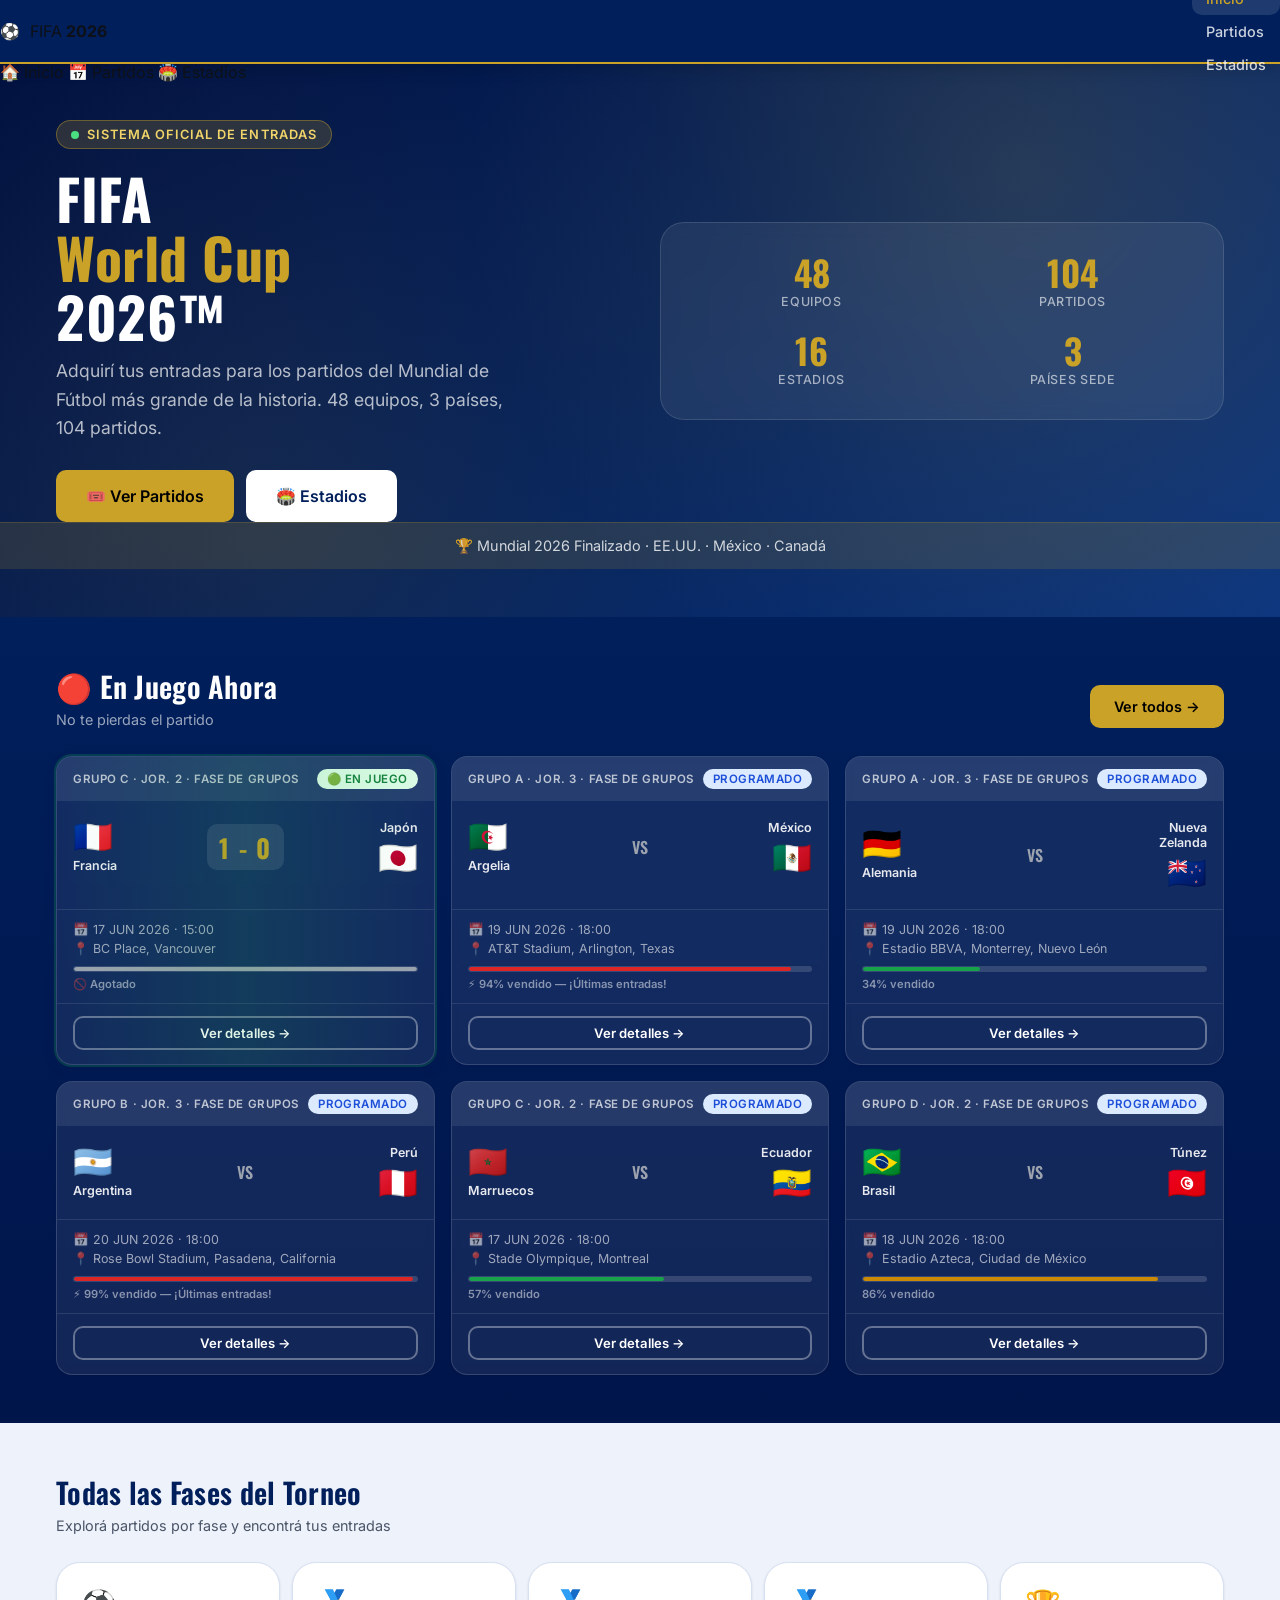
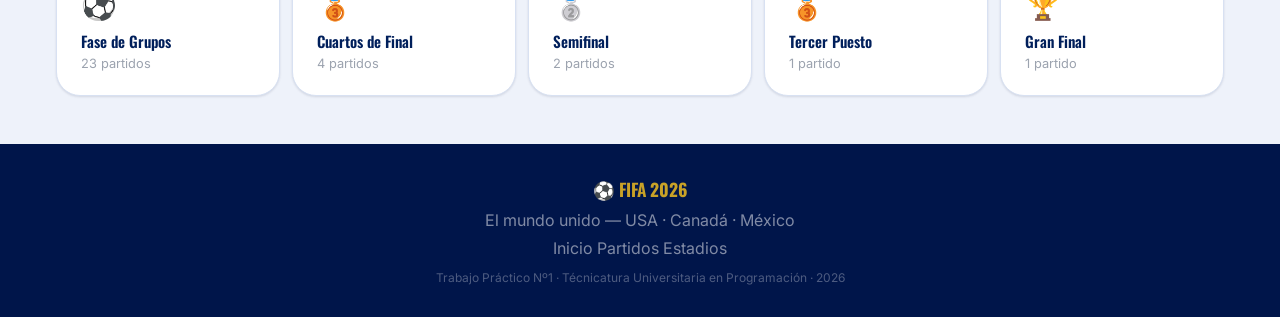
<file: index.html>
<!DOCTYPE html>
<html lang="es">
<head>
  <meta charset="UTF-8" />
  <meta name="viewport" content="width=device-width, initial-scale=1.0" />
  <meta name="description" content="Sistema de gestión de entradas para el Mundial FIFA 2026 — USA, Canadá y México." />
  <title>FIFA 2026 — Entradas Oficiales</title>

  <!-- Google Fonts -->
  <link rel="preconnect" href="https://fonts.googleapis.com" />
  <link rel="preconnect" href="https://fonts.gstatic.com" crossorigin />
  <link
    href="https://fonts.googleapis.com/css2?family=Oswald:wght@400;600;700&family=Inter:wght@400;500;600&display=swap"
    rel="stylesheet"
  />

  <!-- Styles -->
  <link rel="stylesheet" href="css/styles.css" />

  <!-- Favicon -->
  <link rel="icon" href="data:image/svg+xml,<svg xmlns='http://www.w3.org/2000/svg' viewBox='0 0 100 100'><text y='.9em' font-size='90'>⚽</text></svg>" />
</head>
<body>

  <!-- NAVBAR -->
  <nav class="navbar" id="navbar" role="navigation" aria-label="Navegación principal">
    <div class="navbar__inner">

      <!-- Logo -->
      <a class="navbar__brand" href="#/" aria-label="FIFA 2026 — Inicio">
        <span class="brand-icon">⚽</span>
        <span class="brand-text">FIFA <strong>2026</strong></span>
      </a>

      <!-- Desktop links -->
      <ul class="navbar__links" role="list">
        <li><a href="#/" class="navbar__link" data-nav="home">Inicio</a></li>
        <li><a href="#/partidos" class="navbar__link" data-nav="partidos">Partidos</a></li>
        <li><a href="#/estadios" class="navbar__link" data-nav="estadios">Estadios</a></li>
      </ul>

      <!-- Hamburger -->
      <button
        class="navbar__toggle"
        id="navToggle"
        aria-label="Abrir menú"
        aria-expanded="false"
        aria-controls="navMenu"
      >
        <span></span>
        <span></span>
        <span></span>
      </button>
    </div>

    <!-- Mobile menu -->
    <div class="navbar__menu" id="navMenu" role="menu" aria-hidden="true">
      <a href="#/" class="navbar__menu-link" data-nav="home" role="menuitem">🏠 Inicio</a>
      <a href="#/partidos" class="navbar__menu-link" data-nav="partidos" role="menuitem">📅 Partidos</a>
      <a href="#/estadios" class="navbar__menu-link" data-nav="estadios" role="menuitem">🏟️ Estadios</a>
    </div>
  </nav>

  <!-- MAIN — SPA container -->
  <main id="app" role="main" aria-live="polite"></main>

  <!-- FOOTER -->
  <footer class="footer" role="contentinfo">
    <div class="footer__inner">
      <div class="footer__brand">
        <span class="brand-icon">⚽</span>
        <span>FIFA <strong>2026</strong></span>
      </div>
      <p class="footer__tagline">El mundo unido — USA · Canadá · México</p>
      <nav class="footer__links" aria-label="Navegación pie de página">
        <a href="#/">Inicio</a>
        <a href="#/partidos">Partidos</a>
        <a href="#/estadios">Estadios</a>
      </nav>
      <p class="footer__copy">Trabajo Práctico Nº1 · Técnicatura Universitaria en Programación · 2026</p>
    </div>
  </footer>

  <!-- TOAST container -->
  <div class="toast-container" id="toastContainer" aria-live="assertive" aria-atomic="true"></div>

  <!-- SCRIPTS -->
  <script src="js/data.js"></script>
  <script src="js/app.js"></script>

</body>
</html>
</file>
<file: css/styles.css>
/* =============================================================
   FIFA WORLD CUP 2026 — Sistema de Entradas
   Estilos principales — TUP Inc.
   ============================================================= */

/* ---- VARIABLES Y RESET ---- */
:root {
  --c-primary:      #001F5B;
  --c-primary-dark: #00154A;
  --c-primary-mid:  #0A2E7A;
  --c-accent:       #C9A227;
  --c-accent-light: #F0D46A;
  --c-accent-dark:  #9E7D1A;

  --c-bg:        #EEF2FA;
  --c-surface:   #FFFFFF;
  --c-surface-2: #F4F7FD;
  --c-border:    #D8E1F2;

  --c-text:         #0D1117;
  --c-text-sec:     #4A5568;
  --c-text-muted:   #9CA3AF;

  --c-success:   #16A34A;
  --c-warning:   #CA8A04;
  --c-danger:    #DC2626;
  --c-live:      #16A34A;

  --font-display: 'Oswald', sans-serif;
  --font-body:    'Inter', system-ui, -apple-system, sans-serif;

  --r-sm: 6px;
  --r-md: 10px;
  --r-lg: 16px;
  --r-xl: 24px;

  --shadow-sm: 0 1px 3px rgba(0,31,91,.07), 0 1px 2px rgba(0,0,0,.05);
  --shadow-md: 0 4px 14px rgba(0,31,91,.10), 0 2px 4px rgba(0,0,0,.05);
  --shadow-lg: 0 10px 32px rgba(0,31,91,.13), 0 4px 8px rgba(0,0,0,.05);

  --transition: .2s ease;
  --navbar-h: 64px;
}

*, *::before, *::after { box-sizing: border-box; margin: 0; padding: 0; }

html { scroll-behavior: smooth; font-size: 16px; }

body {
  font-family: var(--font-body);
  background: var(--c-bg);
  color: var(--c-text);
  min-height: 100vh;
  display: flex;
  flex-direction: column;
  padding-top: var(--navbar-h);
}

img { max-width: 100%; display: block; }
a  { color: inherit; text-decoration: none; }
ul { list-style: none; }
button { cursor: pointer; border: none; background: none; font-family: inherit; }

.container {
  width: 100%;
  max-width: 1200px;
  margin: 0 auto;
  padding: 0 16px;
}

/* ---- NAVBAR ---- */
.navbar {
  position: fixed;
  top: 0; left: 0; right: 0;
  z-index: 1000;
  height: var(--navbar-h);
  background: var(--c-primary);
  border-bottom: 2px solid var(--c-accent);
  box-shadow: 0 2px 16px rgba(0,0,0,.2);
}

.navbar__inner {
  height: 100%;
  display: flex;
  align-items: center;
  justify-content: space-between;
}

.navbar__brand {
  display: flex;
  align-items: center;
  gap: 10px;
  text-decoration: none;
  flex-shrink: 0;
}

.navbar__logo {
  font-size: 1.6rem;
  line-height: 1;
}

.navbar__title {
  display: flex;
  flex-direction: column;
  line-height: 1.1;
}

.navbar__fifa {
  font-family: var(--font-display);
  font-weight: 700;
  font-size: 1.15rem;
  color: var(--c-accent);
  letter-spacing: .05em;
}

.navbar__event {
  font-size: .65rem;
  color: rgba(255,255,255,.7);
  letter-spacing: .04em;
  font-weight: 400;
  text-transform: uppercase;
}

.navbar__menu {
  display: flex;
  align-items: center;
  gap: 4px;
}

.navbar__link {
  display: block;
  padding: 8px 14px;
  border-radius: var(--r-md);
  font-weight: 500;
  font-size: .9rem;
  color: rgba(255,255,255,.8);
  transition: background var(--transition), color var(--transition);
  text-decoration: none;
}

.navbar__link:hover,
.navbar__link--active {
  background: rgba(255,255,255,.12);
  color: #fff;
}

.navbar__link--active {
  color: var(--c-accent);
}

/* Hamburger */
.navbar__toggle {
  display: none;
  flex-direction: column;
  gap: 5px;
  padding: 8px;
  border-radius: var(--r-sm);
  background: rgba(255,255,255,.1);
  border: 1px solid rgba(255,255,255,.15);
  cursor: pointer;
}

.navbar__toggle span {
  display: block;
  width: 22px;
  height: 2px;
  background: #fff;
  border-radius: 2px;
  transition: transform var(--transition), opacity var(--transition);
}

.navbar__toggle.is-open span:nth-child(1) { transform: translateY(7px) rotate(45deg); }
.navbar__toggle.is-open span:nth-child(2) { opacity: 0; }
.navbar__toggle.is-open span:nth-child(3) { transform: translateY(-7px) rotate(-45deg); }

/* Mobile nav */
@media (max-width: 640px) {
  .navbar__toggle { display: flex; }

  .navbar__menu {
    display: none;
    position: absolute;
    top: var(--navbar-h);
    left: 0; right: 0;
    flex-direction: column;
    align-items: stretch;
    background: var(--c-primary-dark);
    border-bottom: 2px solid var(--c-accent);
    padding: 12px;
    gap: 4px;
    box-shadow: 0 8px 24px rgba(0,0,0,.25);
  }

  .navbar__menu.is-open { display: flex; }

  .navbar__link {
    padding: 12px 16px;
    font-size: 1rem;
    border-radius: var(--r-md);
  }
}

/* ---- HERO ---- */
.hero {
  background: linear-gradient(135deg, #001040 0%, #001F5B 50%, #0A3580 100%);
  color: #fff;
  position: relative;
  overflow: hidden;
  padding: 56px 0 48px;
}

.hero::before {
  content: '';
  position: absolute;
  inset: 0;
  background:
    radial-gradient(circle at 80% 20%, rgba(201,162,39,.18) 0%, transparent 50%),
    radial-gradient(circle at 20% 80%, rgba(201,162,39,.10) 0%, transparent 50%);
  pointer-events: none;
}

.hero__inner {
  position: relative;
  z-index: 1;
  display: grid;
  gap: 40px;
  align-items: center;
}

@media (min-width: 768px) {
  .hero__inner { grid-template-columns: 1fr 1fr; }
}

.hero__eyebrow {
  display: inline-flex;
  align-items: center;
  gap: 8px;
  background: rgba(201,162,39,.2);
  border: 1px solid rgba(201,162,39,.4);
  color: var(--c-accent-light);
  font-size: .8rem;
  font-weight: 600;
  letter-spacing: .08em;
  text-transform: uppercase;
  padding: 6px 14px;
  border-radius: 100px;
  margin-bottom: 20px;
}

.hero__eyebrow .live-dot {
  width: 8px; height: 8px;
  background: #4ADE80;
  border-radius: 50%;
  animation: blink 1.2s ease-in-out infinite;
}

@keyframes blink {
  0%, 100% { opacity: 1; transform: scale(1); }
  50%       { opacity: .4; transform: scale(.7); }
}

.hero__title {
  font-family: var(--font-display);
  font-size: clamp(2.2rem, 6vw, 3.5rem);
  font-weight: 700;
  line-height: 1.05;
  margin-bottom: 12px;
  letter-spacing: .01em;
}

.hero__title .gold { color: var(--c-accent); }

.hero__subtitle {
  font-size: clamp(.95rem, 2.5vw, 1.1rem);
  color: rgba(255,255,255,.7);
  line-height: 1.6;
  margin-bottom: 28px;
  max-width: 480px;
}

.hero__ctas {
  display: flex;
  flex-wrap: wrap;
  gap: 12px;
}

/* Stats panel on hero */
.hero__stats {
  background: rgba(255,255,255,.07);
  border: 1px solid rgba(255,255,255,.12);
  border-radius: var(--r-xl);
  padding: 32px;
  backdrop-filter: blur(8px);
  display: grid;
  grid-template-columns: 1fr 1fr;
  gap: 24px;
}

.stat-item { text-align: center; }

.stat-item__value {
  font-family: var(--font-display);
  font-size: 2.2rem;
  font-weight: 700;
  color: var(--c-accent);
  line-height: 1;
  margin-bottom: 4px;
}

.stat-item__label {
  font-size: .78rem;
  color: rgba(255,255,255,.6);
  letter-spacing: .05em;
  text-transform: uppercase;
  font-weight: 500;
}

/* Ticker / Day counter */
.hero__ticker {
  background: rgba(201,162,39,.15);
  border-top: 1px solid rgba(201,162,39,.2);
  padding: 14px 0;
  text-align: center;
  font-size: .9rem;
  color: rgba(255,255,255,.8);
  position: relative;
  z-index: 1;
}

.hero__ticker strong { color: var(--c-accent-light); }

/* ---- BUTTONS ---- */
.btn {
  display: inline-flex;
  align-items: center;
  justify-content: center;
  gap: 8px;
  padding: 11px 22px;
  border-radius: var(--r-md);
  font-family: var(--font-body);
  font-weight: 600;
  font-size: .9rem;
  transition: all var(--transition);
  cursor: pointer;
  white-space: nowrap;
  border: 2px solid transparent;
  text-decoration: none;
}

.btn--primary {
  background: var(--c-accent);
  color: #000;
  border-color: var(--c-accent);
}
.btn--primary:hover {
  background: var(--c-accent-light);
  border-color: var(--c-accent-light);
  transform: translateY(-1px);
  box-shadow: 0 4px 16px rgba(201,162,39,.4);
}

.btn--white {
  background: #fff;
  color: var(--c-primary);
  border-color: #fff;
}
.btn--white:hover {
  background: rgba(255,255,255,.9);
  transform: translateY(-1px);
}

.btn--outline {
  background: transparent;
  color: var(--c-primary);
  border-color: var(--c-border);
}
.btn--outline:hover {
  border-color: var(--c-primary);
  background: rgba(0,31,91,.05);
}

.btn--ghost {
  background: transparent;
  color: var(--c-text-sec);
  border-color: transparent;
}
.btn--ghost:hover { background: var(--c-surface-2); }

.btn--danger {
  background: var(--c-danger);
  color: #fff;
  border-color: var(--c-danger);
}
.btn--danger:hover { filter: brightness(1.1); }

.btn--lg { padding: 14px 28px; font-size: 1rem; }
.btn--sm { padding: 7px 14px; font-size: .82rem; }
.btn--full { width: 100%; }

.btn:disabled {
  opacity: .5;
  cursor: not-allowed;
  transform: none !important;
  box-shadow: none !important;
}

/* ---- SECTION ---- */
.section {
  padding: 48px 0;
}

.section__header {
  display: flex;
  align-items: flex-end;
  justify-content: space-between;
  flex-wrap: wrap;
  gap: 16px;
  margin-bottom: 28px;
}

.section__title {
  font-family: var(--font-display);
  font-size: clamp(1.4rem, 3vw, 1.8rem);
  font-weight: 600;
  color: var(--c-primary);
  letter-spacing: .01em;
}

.section__subtitle {
  font-size: .9rem;
  color: var(--c-text-sec);
  margin-top: 4px;
}

/* ---- BADGES ---- */
.badge {
  display: inline-flex;
  align-items: center;
  gap: 5px;
  padding: 3px 10px;
  border-radius: 100px;
  font-size: .72rem;
  font-weight: 600;
  letter-spacing: .04em;
  text-transform: uppercase;
  white-space: nowrap;
}

.badge--programado  { background: #DBEAFE; color: #1D4ED8; }
.badge--en-juego    { background: #DCFCE7; color: #15803D; animation: badge-pulse 2s infinite; }
.badge--finalizado  { background: #F3F4F6; color: #6B7280; }
.badge--por-definir { background: #FEF9C3; color: #854D0E; }
.badge--grupo       { background: rgba(0,31,91,.08); color: var(--c-primary); }

@keyframes badge-pulse {
  0%, 100% { box-shadow: 0 0 0 0 rgba(22,163,74,.4); }
  50%       { box-shadow: 0 0 0 5px rgba(22,163,74,.0); }
}

/* ---- FILTROS ---- */
.filters {
  background: var(--c-surface);
  border: 1px solid var(--c-border);
  border-radius: var(--r-lg);
  padding: 16px 20px;
  margin-bottom: 24px;
  display: flex;
  flex-wrap: wrap;
  gap: 12px;
  align-items: center;
  box-shadow: var(--shadow-sm);
}

.filter-group {
  display: flex;
  flex-direction: column;
  gap: 4px;
  flex: 1;
  min-width: 130px;
}

.filter-group label {
  font-size: .72rem;
  font-weight: 600;
  color: var(--c-text-muted);
  letter-spacing: .05em;
  text-transform: uppercase;
}

.filter-group select,
.filter-group input {
  padding: 8px 10px;
  border: 1.5px solid var(--c-border);
  border-radius: var(--r-sm);
  font-size: .88rem;
  font-family: var(--font-body);
  color: var(--c-text);
  background: var(--c-bg);
  transition: border-color var(--transition), box-shadow var(--transition);
  outline: none;
  width: 100%;
}

.filter-group select:focus,
.filter-group input:focus {
  border-color: var(--c-primary);
  box-shadow: 0 0 0 3px rgba(0,31,91,.1);
}

.filters__reset {
  align-self: flex-end;
  padding: 8px 14px;
  font-size: .82rem;
  flex-shrink: 0;
}

/* ---- MATCH CARDS GRID ---- */
.matches-grid {
  display: grid;
  gap: 16px;
  grid-template-columns: 1fr;
}

@media (min-width: 600px)  { .matches-grid { grid-template-columns: repeat(2, 1fr); } }
@media (min-width: 1000px) { .matches-grid { grid-template-columns: repeat(3, 1fr); } }

/* ---- MATCH CARD ---- */
.match-card {
  background: var(--c-surface);
  border: 1.5px solid var(--c-border);
  border-radius: var(--r-lg);
  overflow: hidden;
  display: flex;
  flex-direction: column;
  cursor: pointer;
  transition: transform var(--transition), box-shadow var(--transition), border-color var(--transition);
  box-shadow: var(--shadow-sm);
  position: relative;
}

.match-card:hover {
  transform: translateY(-3px);
  box-shadow: var(--shadow-lg);
  border-color: var(--c-primary);
}

.match-card--live {
  border-color: var(--c-live);
  box-shadow: 0 0 0 2px rgba(22,163,74,.25), var(--shadow-md);
}

/* Live glow animation */
.match-card--live::before {
  content: '';
  position: absolute;
  inset: -1px;
  border-radius: var(--r-lg);
  background: linear-gradient(90deg, transparent, rgba(22,163,74,.15), transparent);
  animation: live-shimmer 2s linear infinite;
  pointer-events: none;
}

@keyframes live-shimmer {
  0%   { transform: translateX(-100%); }
  100% { transform: translateX(100%); }
}

.match-card__header {
  background: var(--c-primary);
  padding: 12px 16px;
}

.match-card__meta-top {
  display: flex;
  justify-content: space-between;
  align-items: center;
  gap: 8px;
}

.match-label {
  font-size: .72rem;
  font-weight: 600;
  color: rgba(255,255,255,.7);
  letter-spacing: .05em;
  text-transform: uppercase;
}

.match-card__body {
  padding: 20px 16px;
  flex: 1;
}

.match-teams {
  display: flex;
  align-items: center;
  justify-content: space-between;
  gap: 8px;
}

.match-team {
  display: flex;
  flex-direction: column;
  align-items: center;
  gap: 6px;
  flex: 1;
  min-width: 0;
}

.match-team--local  { align-items: flex-start; }
.match-team--visitante { align-items: flex-end; }

.match-team__flag {
  font-size: 2rem;
  line-height: 1;
}

.match-team__name {
  font-size: .78rem;
  font-weight: 600;
  color: var(--c-text);
  text-align: center;
  line-height: 1.2;
  word-break: break-word;
  max-width: 80px;
}

.match-team--local  .match-team__name { text-align: left; }
.match-team--visitante .match-team__name { text-align: right; }

.match-vs {
  font-family: var(--font-display);
  font-size: 1rem;
  font-weight: 600;
  color: var(--c-text-muted);
  flex-shrink: 0;
  padding: 0 4px;
}

.match-score {
  font-family: var(--font-display);
  font-size: 1.6rem;
  font-weight: 700;
  color: var(--c-primary);
  flex-shrink: 0;
  padding: 0 4px;
  background: var(--c-bg);
  border-radius: var(--r-md);
  padding: 4px 12px;
  letter-spacing: .05em;
}

.match-teams--tbd {
  justify-content: center;
}

.match-team__tbd {
  font-size: .88rem;
  color: var(--c-text-sec);
  font-style: italic;
  text-align: center;
}

.match-card__footer {
  padding: 0 16px 12px;
  display: flex;
  flex-direction: column;
  gap: 10px;
  border-top: 1px solid var(--c-border);
  padding-top: 12px;
}

.match-card__info {
  display: flex;
  flex-direction: column;
  gap: 4px;
}

.match-card__date,
.match-card__stadium {
  font-size: .78rem;
  color: var(--c-text-sec);
  display: flex;
  align-items: center;
  gap: 5px;
}

/* Availability bar */
.match-card__availability {
  display: flex;
  flex-direction: column;
  gap: 5px;
}

.avail-bar {
  height: 6px;
  background: var(--c-bg);
  border-radius: 100px;
  overflow: hidden;
  border: 1px solid var(--c-border);
}

.avail-bar__fill {
  height: 100%;
  border-radius: 100px;
  transition: width .5s ease;
}

.avail--ok .avail-bar__fill    { background: var(--c-success); }
.avail--bajo .avail-bar__fill  { background: var(--c-warning); }
.avail--critico .avail-bar__fill { background: var(--c-danger); }
.avail--agotado .avail-bar__fill { background: #9CA3AF; }

.avail-text {
  font-size: .7rem;
  font-weight: 600;
  color: var(--c-text-muted);
}

.avail--bajo   .avail-text   { color: var(--c-warning); }
.avail--critico .avail-text  { color: var(--c-danger); }

.match-card__actions {
  padding: 12px 16px 14px;
  border-top: 1px solid var(--c-border);
}

/* ---- DETALLE DE PARTIDO ---- */
.detail-hero {
  background: linear-gradient(135deg, var(--c-primary-dark) 0%, var(--c-primary-mid) 100%);
  color: #fff;
  padding: 40px 0;
}

.detail-hero__breadcrumb {
  font-size: .8rem;
  color: rgba(255,255,255,.5);
  margin-bottom: 20px;
  display: flex;
  align-items: center;
  gap: 8px;
}

.detail-hero__breadcrumb a {
  color: rgba(255,255,255,.6);
  text-decoration: none;
  transition: color var(--transition);
}

.detail-hero__breadcrumb a:hover { color: var(--c-accent-light); }

.detail-hero__badge-row {
  display: flex;
  align-items: center;
  gap: 10px;
  flex-wrap: wrap;
  margin-bottom: 24px;
}

.detail-teams {
  display: flex;
  align-items: center;
  justify-content: space-between;
  gap: 16px;
  margin-bottom: 28px;
}

.detail-team {
  display: flex;
  flex-direction: column;
  align-items: center;
  gap: 10px;
  flex: 1;
}

.detail-team__flag { font-size: 4rem; line-height: 1; }

.detail-team__name {
  font-family: var(--font-display);
  font-size: clamp(1.1rem, 3vw, 1.5rem);
  font-weight: 600;
  text-align: center;
  letter-spacing: .02em;
}

.detail-center {
  display: flex;
  flex-direction: column;
  align-items: center;
  gap: 8px;
  flex-shrink: 0;
  padding: 0 8px;
}

.detail-vs {
  font-family: var(--font-display);
  font-size: 1.2rem;
  color: rgba(255,255,255,.5);
  font-weight: 600;
  letter-spacing: .05em;
}

.detail-scoreboard {
  font-family: var(--font-display);
  font-size: 3rem;
  font-weight: 700;
  color: #fff;
  background: rgba(255,255,255,.1);
  border-radius: var(--r-lg);
  padding: 8px 24px;
  letter-spacing: .06em;
  border: 1px solid rgba(255,255,255,.15);
}

.detail-hero__meta {
  display: flex;
  flex-wrap: wrap;
  gap: 16px;
}

.detail-meta-item {
  display: flex;
  align-items: center;
  gap: 8px;
  background: rgba(255,255,255,.08);
  border: 1px solid rgba(255,255,255,.12);
  padding: 8px 14px;
  border-radius: var(--r-md);
  font-size: .85rem;
  color: rgba(255,255,255,.85);
}

/* ---- SECCIÓN COMPRA DE ENTRADAS ---- */
.ticket-section {
  background: var(--c-surface);
  border-radius: var(--r-xl);
  padding: 28px;
  box-shadow: var(--shadow-md);
  border: 1.5px solid var(--c-border);
}

.ticket-section__title {
  font-family: var(--font-display);
  font-size: 1.3rem;
  font-weight: 600;
  color: var(--c-primary);
  margin-bottom: 20px;
  display: flex;
  align-items: center;
  gap: 10px;
}

.ticket-categories {
  display: flex;
  flex-direction: column;
  gap: 10px;
  margin-bottom: 24px;
}

.ticket-cat {
  border: 2px solid var(--c-border);
  border-radius: var(--r-md);
  padding: 14px 16px;
  display: flex;
  align-items: center;
  gap: 14px;
  cursor: pointer;
  transition: all var(--transition);
  position: relative;
}

.ticket-cat:hover { border-color: var(--c-primary); background: var(--c-surface-2); }

.ticket-cat.is-selected {
  border-color: var(--c-accent);
  background: rgba(201,162,39,.05);
  box-shadow: 0 0 0 3px rgba(201,162,39,.15);
}

.ticket-cat.is-agotado {
  opacity: .55;
  cursor: not-allowed;
  background: var(--c-bg);
}

.ticket-cat input[type="radio"] {
  width: 18px; height: 18px;
  accent-color: var(--c-accent);
  flex-shrink: 0;
}

.ticket-cat__info { flex: 1; }

.ticket-cat__name {
  font-weight: 600;
  font-size: .95rem;
  color: var(--c-text);
  margin-bottom: 3px;
}

.ticket-cat__avail {
  font-size: .78rem;
  color: var(--c-text-muted);
}

.ticket-cat__avail.low { color: var(--c-danger); font-weight: 600; }

.ticket-cat__price {
  font-family: var(--font-display);
  font-size: 1.2rem;
  font-weight: 600;
  color: var(--c-primary);
}

.ticket-cat__agotado-tag {
  position: absolute;
  top: 8px; right: 8px;
  background: var(--c-danger);
  color: #fff;
  font-size: .65rem;
  font-weight: 700;
  letter-spacing: .06em;
  text-transform: uppercase;
  padding: 2px 8px;
  border-radius: 100px;
}

/* Quantity */
.ticket-qty-row {
  display: flex;
  align-items: center;
  justify-content: space-between;
  gap: 16px;
  margin-bottom: 20px;
  flex-wrap: wrap;
}

.ticket-qty-row label {
  font-weight: 500;
  font-size: .9rem;
  color: var(--c-text-sec);
}

.qty-control {
  display: flex;
  align-items: center;
  gap: 0;
  border: 1.5px solid var(--c-border);
  border-radius: var(--r-md);
  overflow: hidden;
}

.qty-control button {
  width: 40px; height: 40px;
  background: var(--c-surface-2);
  border: none;
  font-size: 1.2rem;
  font-weight: 700;
  color: var(--c-primary);
  cursor: pointer;
  transition: background var(--transition);
  display: flex;
  align-items: center;
  justify-content: center;
}

.qty-control button:hover { background: var(--c-border); }
.qty-control button:disabled { opacity: .4; cursor: not-allowed; }

.qty-control span {
  width: 48px;
  text-align: center;
  font-family: var(--font-display);
  font-size: 1.1rem;
  font-weight: 600;
  color: var(--c-text);
  border-left: 1.5px solid var(--c-border);
  border-right: 1.5px solid var(--c-border);
}

/* Total */
.ticket-total {
  background: var(--c-primary);
  color: #fff;
  border-radius: var(--r-md);
  padding: 16px 20px;
  display: flex;
  align-items: center;
  justify-content: space-between;
  margin-bottom: 16px;
}

.ticket-total__label { font-size: .85rem; color: rgba(255,255,255,.7); }

.ticket-total__amount {
  font-family: var(--font-display);
  font-size: 1.6rem;
  font-weight: 700;
  color: var(--c-accent);
}

/* ---- ESTADIOS GRID ---- */
.stadiums-grid {
  display: grid;
  gap: 20px;
  grid-template-columns: 1fr;
}

@media (min-width: 600px)  { .stadiums-grid { grid-template-columns: repeat(2, 1fr); } }
@media (min-width: 1000px) { .stadiums-grid { grid-template-columns: repeat(3, 1fr); } }

/* ---- STADIUM CARD ---- */
.stadium-card {
  background: var(--c-surface);
  border-radius: var(--r-xl);
  overflow: hidden;
  box-shadow: var(--shadow-sm);
  border: 1.5px solid var(--c-border);
  cursor: pointer;
  transition: transform var(--transition), box-shadow var(--transition), border-color var(--transition);
  display: flex;
  flex-direction: column;
}

.stadium-card:hover {
  transform: translateY(-4px);
  box-shadow: var(--shadow-lg);
  border-color: var(--c-primary);
}

.stadium-card__visual {
  height: 140px;
  background: linear-gradient(135deg, var(--c-primary) 0%, var(--c-primary-mid) 100%);
  display: flex;
  align-items: center;
  justify-content: center;
  position: relative;
  overflow: hidden;
}

.stadium-card__visual::after {
  content: '';
  position: absolute;
  inset: 0;
  background: radial-gradient(circle at 60% 40%, rgba(201,162,39,.2) 0%, transparent 60%);
}

.stadium-card__emoji {
  font-size: 4rem;
  position: relative;
  z-index: 1;
}

.stadium-card__country-flag {
  position: absolute;
  top: 12px;
  right: 12px;
  font-size: 1.4rem;
  z-index: 1;
}

.stadium-card__body {
  padding: 18px 20px;
  flex: 1;
  display: flex;
  flex-direction: column;
  gap: 8px;
}

.stadium-card__name {
  font-family: var(--font-display);
  font-size: 1.05rem;
  font-weight: 600;
  color: var(--c-primary);
  line-height: 1.2;
}

.stadium-card__city {
  font-size: .82rem;
  color: var(--c-text-sec);
  display: flex;
  align-items: center;
  gap: 5px;
}

.stadium-card__stats {
  display: flex;
  gap: 12px;
  flex-wrap: wrap;
  margin-top: 4px;
}

.stadium-stat {
  display: flex;
  flex-direction: column;
  gap: 2px;
}

.stadium-stat__value {
  font-weight: 700;
  font-size: .9rem;
  color: var(--c-primary);
}

.stadium-stat__label {
  font-size: .68rem;
  color: var(--c-text-muted);
  text-transform: uppercase;
  letter-spacing: .04em;
}

.stadium-card__footer {
  padding: 12px 20px 16px;
  border-top: 1px solid var(--c-border);
  display: flex;
  justify-content: flex-end;
}

/* ---- DETALLE ESTADIO ---- */
.stadium-detail__header {
  background: linear-gradient(135deg, var(--c-primary-dark) 0%, var(--c-primary-mid) 100%);
  color: #fff;
  padding: 40px 0;
}

.stadium-detail__grid {
  display: grid;
  gap: 24px;
  margin-top: 32px;
}

@media (min-width: 768px) {
  .stadium-detail__grid { grid-template-columns: 2fr 1fr; }
}

.info-card {
  background: var(--c-surface);
  border-radius: var(--r-xl);
  padding: 24px;
  box-shadow: var(--shadow-sm);
  border: 1.5px solid var(--c-border);
}

.info-card__title {
  font-family: var(--font-display);
  font-size: 1rem;
  font-weight: 600;
  color: var(--c-primary);
  margin-bottom: 16px;
  text-transform: uppercase;
  letter-spacing: .05em;
  display: flex;
  align-items: center;
  gap: 8px;
}

.info-table { width: 100%; border-collapse: collapse; }

.info-table tr + tr td { border-top: 1px solid var(--c-border); }

.info-table td {
  padding: 10px 0;
  font-size: .88rem;
}

.info-table td:first-child {
  color: var(--c-text-muted);
  font-weight: 500;
  width: 40%;
}

.info-table td:last-child {
  color: var(--c-text);
  font-weight: 600;
  text-align: right;
}

/* ---- EMPTY STATE ---- */
.empty-state {
  text-align: center;
  padding: 60px 20px;
  color: var(--c-text-muted);
}

.empty-state__icon { font-size: 3rem; margin-bottom: 12px; }

.empty-state__title {
  font-family: var(--font-display);
  font-size: 1.2rem;
  color: var(--c-text-sec);
  margin-bottom: 8px;
}

.empty-state__desc { font-size: .9rem; }

/* ---- HOME FEATURED ---- */
.featured-section {
  background: linear-gradient(180deg, var(--c-primary) 0%, var(--c-primary-dark) 100%);
  padding: 48px 0;
}

.featured-section .section__title { color: #fff; }
.featured-section .section__subtitle { color: rgba(255,255,255,.6); }

.featured-section .match-card__header { background: rgba(255,255,255,.08); }
.featured-section .match-label { color: rgba(255,255,255,.7); }

.featured-section .match-card {
  background: rgba(255,255,255,.07);
  border-color: rgba(255,255,255,.15);
  backdrop-filter: blur(4px);
}

.featured-section .match-card:hover {
  background: rgba(255,255,255,.12);
  border-color: var(--c-accent);
}

.featured-section .match-score { color: var(--c-accent); background: rgba(255,255,255,.1); }
.featured-section .match-team__name { color: rgba(255,255,255,.9); }
.featured-section .match-card__date,
.featured-section .match-card__stadium { color: rgba(255,255,255,.6); }
.featured-section .match-card__footer  { border-color: rgba(255,255,255,.1); }
.featured-section .match-card__actions { border-color: rgba(255,255,255,.1); }
.featured-section .avail-bar { background: rgba(255,255,255,.15); border-color: transparent; }
.featured-section .avail-text { color: rgba(255,255,255,.5); }
.featured-section .btn--outline {
  color: #fff;
  border-color: rgba(255,255,255,.35);
}
.featured-section .btn--outline:hover {
  background: rgba(255,255,255,.12);
  border-color: var(--c-accent);
  color: var(--c-accent-light);
}

/* ---- TOAST ---- */
.toast-container {
  position: fixed;
  bottom: 24px;
  right: 24px;
  z-index: 2000;
  display: flex;
  flex-direction: column;
  gap: 10px;
  pointer-events: none;
}

.toast {
  background: var(--c-text);
  color: #fff;
  padding: 14px 20px;
  border-radius: var(--r-lg);
  font-size: .9rem;
  max-width: 340px;
  box-shadow: var(--shadow-lg);
  display: flex;
  align-items: flex-start;
  gap: 12px;
  animation: toast-in .3s ease forwards;
  pointer-events: all;
}

.toast--success { background: #15803D; }
.toast--error   { background: var(--c-danger); }
.toast--info    { background: var(--c-primary); border-left: 4px solid var(--c-accent); }

@keyframes toast-in {
  from { opacity: 0; transform: translateX(30px); }
  to   { opacity: 1; transform: translateX(0); }
}

@keyframes toast-out {
  from { opacity: 1; transform: translateX(0); }
  to   { opacity: 0; transform: translateX(30px); }
}

.toast.is-leaving { animation: toast-out .3s ease forwards; }

/* ---- MODAL ---- */
.modal-overlay {
  position: fixed;
  inset: 0;
  background: rgba(0,0,0,.55);
  z-index: 1500;
  display: flex;
  align-items: center;
  justify-content: center;
  padding: 20px;
  animation: fade-in .2s ease;
}

@keyframes fade-in {
  from { opacity: 0; }
  to   { opacity: 1; }
}

.modal {
  background: var(--c-surface);
  border-radius: var(--r-xl);
  padding: 36px;
  max-width: 460px;
  width: 100%;
  text-align: center;
  box-shadow: var(--shadow-xl);
  animation: modal-in .25s ease;
}

@keyframes modal-in {
  from { opacity: 0; transform: scale(.95) translateY(-10px); }
  to   { opacity: 1; transform: scale(1) translateY(0); }
}

.modal__icon { font-size: 3.5rem; margin-bottom: 16px; }

.modal__title {
  font-family: var(--font-display);
  font-size: 1.5rem;
  font-weight: 600;
  color: var(--c-primary);
  margin-bottom: 10px;
}

.modal__desc {
  font-size: .9rem;
  color: var(--c-text-sec);
  line-height: 1.6;
  margin-bottom: 24px;
}

.modal__code {
  background: var(--c-bg);
  border-radius: var(--r-md);
  padding: 12px 20px;
  font-family: 'Courier New', monospace;
  font-size: 1.1rem;
  font-weight: 700;
  color: var(--c-primary);
  letter-spacing: .12em;
  margin-bottom: 24px;
  border: 2px dashed var(--c-border);
}

/* ---- FOOTER ---- */
.footer {
  background: var(--c-primary-dark);
  color: rgba(255,255,255,.5);
  padding: 32px 0;
  margin-top: auto;
}

.footer__inner {
  display: flex;
  flex-direction: column;
  align-items: center;
  gap: 8px;
  text-align: center;
}

.footer__brand {
  font-family: var(--font-display);
  font-size: 1.1rem;
  font-weight: 600;
  color: var(--c-accent);
}

.footer__text { font-size: .85rem; }
.footer__copy { font-size: .75rem; color: rgba(255,255,255,.3); margin-top: 4px; }

/* ---- DIVIDER ---- */
.divider {
  height: 1px;
  background: var(--c-border);
  margin: 8px 0;
}

/* ---- LOADING SKELETON ---- */
.skeleton {
  background: linear-gradient(90deg, var(--c-border) 25%, var(--c-bg) 50%, var(--c-border) 75%);
  background-size: 200% 100%;
  animation: skeleton-move 1.5s infinite;
  border-radius: var(--r-md);
}

@keyframes skeleton-move {
  0%   { background-position: 200% 0; }
  100% { background-position: -200% 0; }
}

/* ---- RESPONSIVE HELPERS ---- */
.d-none-mobile { display: none; }
@media (min-width: 640px) { .d-none-mobile { display: initial; } }

/* ---- DETAIL LAYOUT ---- */
.detail-layout {
  display: grid;
  gap: 24px;
  padding: 32px 0;
}

@media (min-width: 768px) {
  .detail-layout { grid-template-columns: 1fr 360px; align-items: start; }
}

.detail-sidebar { display: flex; flex-direction: column; gap: 16px; }

/* ---- PHASE HEADER ---- */
.phase-header {
  background: var(--c-accent);
  color: #000;
  padding: 6px 16px;
  font-family: var(--font-display);
  font-weight: 700;
  font-size: .85rem;
  letter-spacing: .06em;
  text-transform: uppercase;
  border-radius: var(--r-md);
  display: inline-block;
  margin-bottom: 20px;
}

/* ---- BACK BUTTON ---- */
.back-btn {
  display: inline-flex;
  align-items: center;
  gap: 8px;
  font-size: .88rem;
  color: rgba(255,255,255,.7);
  cursor: pointer;
  background: rgba(255,255,255,.1);
  border: 1px solid rgba(255,255,255,.15);
  border-radius: var(--r-md);
  padding: 8px 14px;
  transition: all var(--transition);
  margin-bottom: 20px;
}

.back-btn:hover {
  background: rgba(255,255,255,.18);
  color: #fff;
}

/* ---- RESPONSIVE FIXES ---- */
@media (max-width: 400px) {
  .detail-team__flag { font-size: 2.5rem; }
  .detail-scoreboard { font-size: 2rem; padding: 6px 16px; }
  .detail-team__name { font-size: .9rem; }
  .hero__stats { padding: 20px 16px; }
}
</file>
